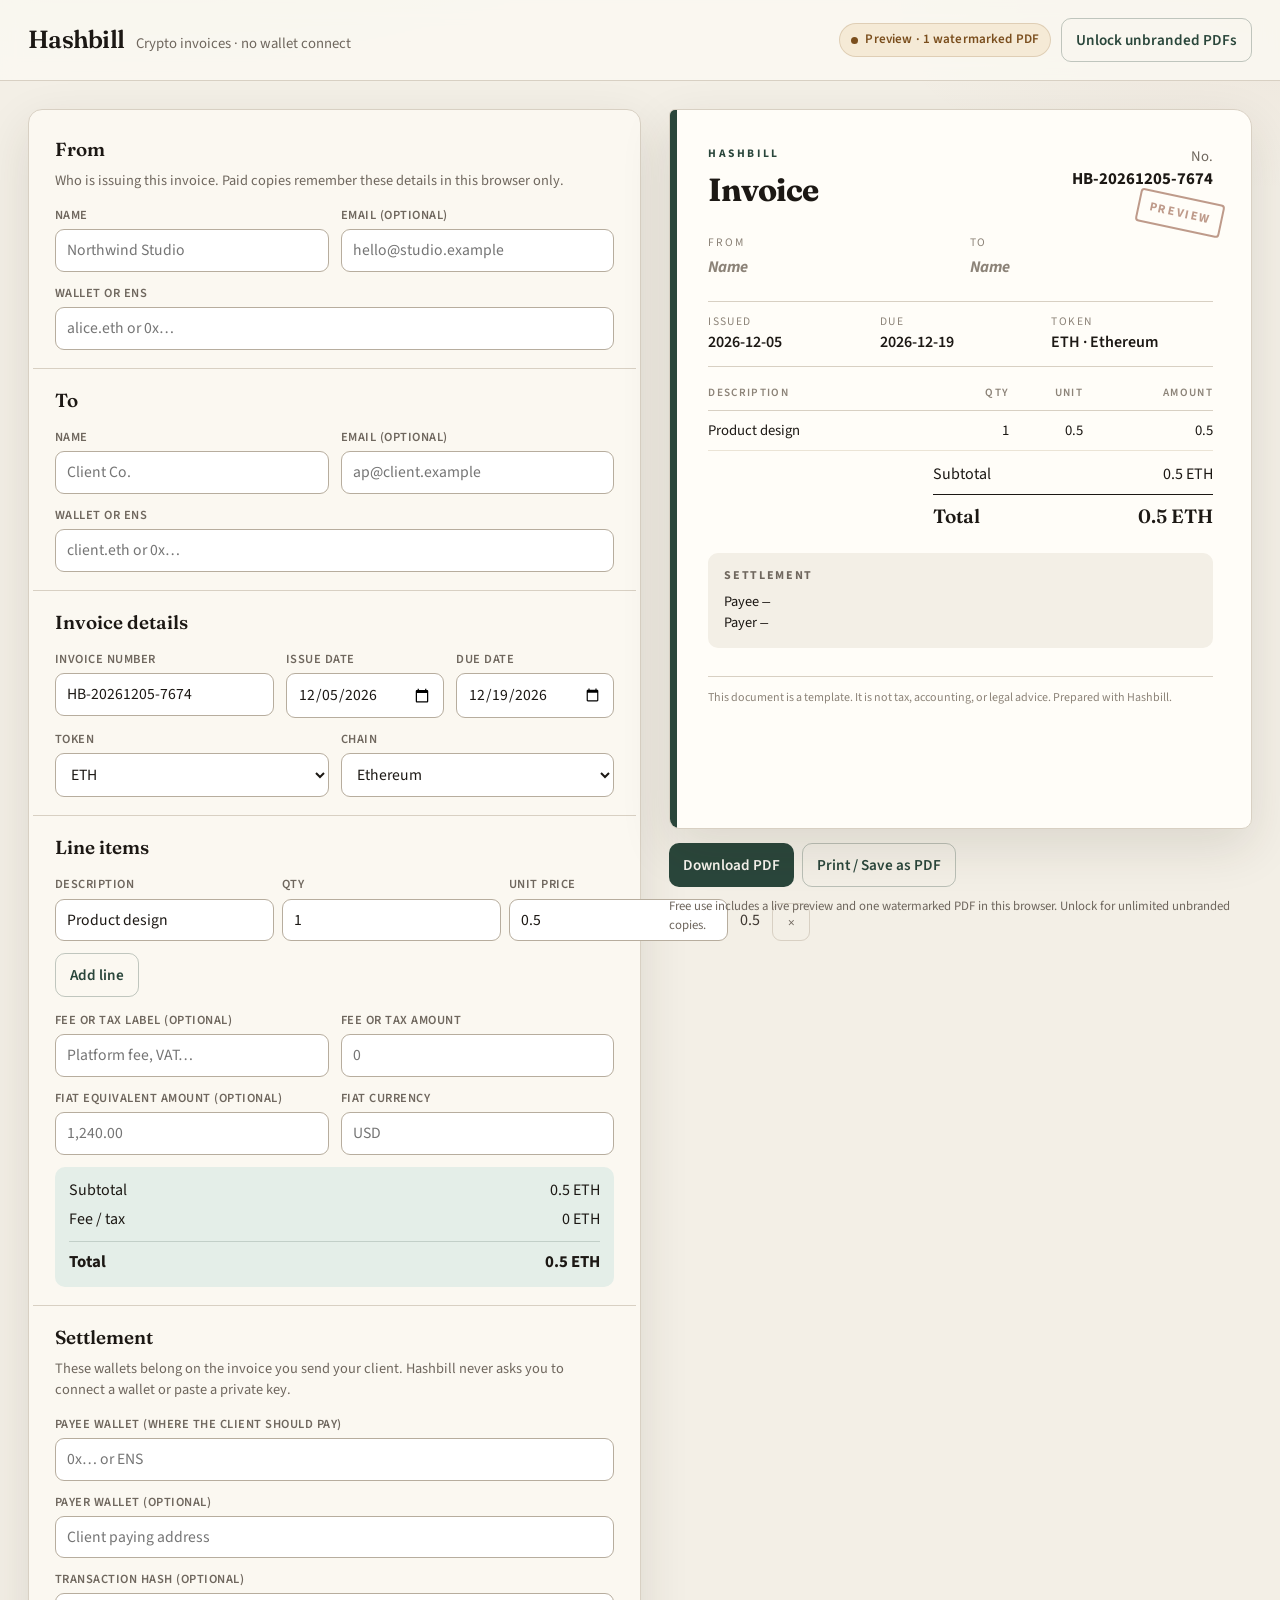
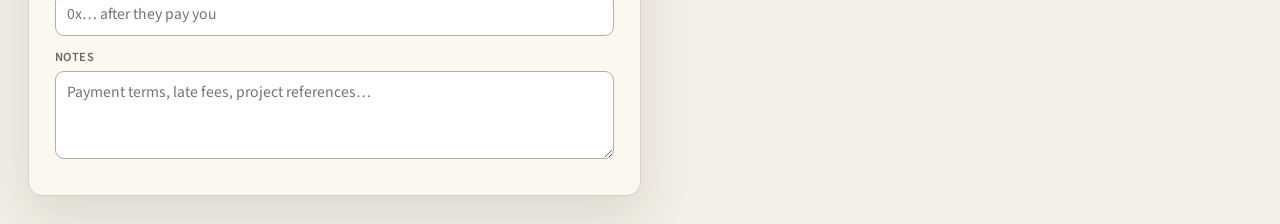
<file: index.html>
<!DOCTYPE html>
<html lang="en">
<head>
  <meta charset="utf-8">
  <meta name="viewport" content="width=device-width, initial-scale=1">
  <title>Hashbill — Crypto invoices, plainly</title>
  <meta name="description" content="Hashbill is a browser invoice generator for people paid in crypto. Draft, preview, download a PDF. No wallet connect, no keys, no account.">
  <meta property="og:title" content="Hashbill — Crypto invoices, plainly">
  <meta property="og:description" content="Draft crypto invoices in the browser. Download a PDF. No wallet connect, no keys, no account.">
  <meta property="og:type" content="website">
  <meta property="og:url" content="https://esoulstep.github.io/hashbill/">
  <meta property="og:image" content="https://esoulstep.github.io/hashbill/og.png">
  <meta property="og:image:width" content="1200">
  <meta property="og:image:height" content="630">
  <meta name="twitter:card" content="summary_large_image">
  <meta name="twitter:image" content="https://esoulstep.github.io/hashbill/og.png">
  <meta name="twitter:title" content="Hashbill — Crypto invoices, plainly">
  <meta name="twitter:description" content="Draft crypto invoices in the browser. Download a PDF. No wallet connect, no keys, no account.">
  <link rel="preconnect" href="https://fonts.googleapis.com">
  <link rel="preconnect" href="https://fonts.gstatic.com" crossorigin>
  <link href="https://fonts.googleapis.com/css2?family=Fraunces:opsz,wght@9..144,560;9..144,650&family=Source+Sans+3:ital,wght@0,400;0,600;1,400&display=swap" rel="stylesheet">
  <link rel="stylesheet" href="css/styles.css">
  <link rel="icon" href="data:image/svg+xml,%3Csvg xmlns='http://www.w3.org/2000/svg' viewBox='0 0 32 32'%3E%3Crect width='32' height='32' rx='6' fill='%232a463b'/%3E%3Ctext x='16' y='22' text-anchor='middle' font-size='16' fill='%23f7f4ee' font-family='Georgia'%3EH%3C/text%3E%3C/svg%3E">
</head>
<body>
  <a class="skip" href="#form">Skip to form</a>
  <header class="app-header">
    <a class="brand" href="./index.html">
      <span class="wordmark">Hashbill</span>
      <span class="tag">Crypto invoices · no wallet connect</span>
    </a>
    <div class="header-actions">
      <span id="tier-pill" class="pill"><span class="pill-dot"></span><span id="tier-label">Preview · 1 watermarked PDF</span></span>
      <button type="button" class="btn btn-ghost" id="btn-unlock-open">Unlock unbranded PDFs</button>
    </div>
  </header>

  <main class="layout">
    <section class="panel form-panel" id="form">
      <div class="section">
        <h2>From</h2>
        <p class="hint">Who is issuing this invoice. Paid copies remember these details in this browser only.</p>
        <div class="grid-2">
          <label>Name <input id="from-name" autocomplete="organization" placeholder="Northwind Studio"></label>
          <label>Email (optional) <input id="from-email" type="email" autocomplete="email" placeholder="hello@studio.example"></label>
        </div>
        <label style="margin-top:12px">Wallet or ENS <input id="from-wallet" spellcheck="false" placeholder="alice.eth or 0x…"></label>
      </div>

      <div class="section">
        <h2>To</h2>
        <div class="grid-2">
          <label>Name <input id="to-name" placeholder="Client Co."></label>
          <label>Email (optional) <input id="to-email" type="email" placeholder="ap@client.example"></label>
        </div>
        <label style="margin-top:12px">Wallet or ENS <input id="to-wallet" spellcheck="false" placeholder="client.eth or 0x…"></label>
      </div>

      <div class="section">
        <h2>Invoice details</h2>
        <div class="grid-3">
          <label>Invoice number <input id="inv-number" spellcheck="false"></label>
          <label>Issue date <input id="issue-date" type="date"></label>
          <label>Due date <input id="due-date" type="date"></label>
        </div>
        <div class="grid-2" style="margin-top:12px">
          <label>Token
            <select id="token">
              <option value="ETH">ETH</option>
              <option value="USDC">USDC</option>
              <option value="USDT">USDT</option>
              <option value="OTHER">Other</option>
            </select>
          </label>
          <label id="token-other-wrap" class="hidden">Other token <input id="token-other" placeholder="DAI, SOL…"></label>
          <label>Chain
            <select id="chain">
              <option>Ethereum</option>
              <option>Base</option>
              <option>Arbitrum</option>
              <option>Optimism</option>
              <option>Polygon</option>
              <option>Other</option>
            </select>
          </label>
        </div>
      </div>

      <div class="section">
        <h2>Line items</h2>
        <div id="line-items" class="line-items"></div>
        <div class="btn-row">
          <button type="button" class="btn btn-ghost" id="btn-add-line">Add line</button>
        </div>
        <div class="grid-2" style="margin-top:14px">
          <label>Fee or tax label (optional) <input id="fee-label" placeholder="Platform fee, VAT…"></label>
          <label>Fee or tax amount <input id="fee-amount" inputmode="decimal" placeholder="0"></label>
        </div>
        <div class="grid-2" style="margin-top:12px">
          <label>Fiat equivalent amount (optional) <input id="fiat-amount" inputmode="decimal" placeholder="1,240.00"></label>
          <label>Fiat currency <input id="fiat-ccy" maxlength="8" placeholder="USD"></label>
        </div>
        <div class="totals-box" id="totals-live"></div>
      </div>

      <div class="section">
        <h2>Settlement</h2>
        <p class="hint">These wallets belong on the invoice you send your client. Hashbill never asks you to connect a wallet or paste a private key.</p>
        <label>Payee wallet (where the client should pay) <input id="payee-wallet" spellcheck="false" placeholder="0x… or ENS"></label>
        <label style="margin-top:12px">Payer wallet (optional) <input id="payer-wallet" spellcheck="false" placeholder="Client paying address"></label>
        <label style="margin-top:12px">Transaction hash (optional) <input id="tx-hash" spellcheck="false" placeholder="0x… after they pay you"></label>
        <label style="margin-top:12px">Notes <textarea id="notes" placeholder="Payment terms, late fees, project references…"></textarea></label>
      </div>
    </section>

    <aside class="preview-col">
      <div class="preview-wrap">
        <article class="sheet" id="preview" aria-live="polite">
          <div id="preview-stamp" class="stamp">PREVIEW</div>
          <div id="preview-body"></div>
        </article>
        <div class="preview-actions">
          <button type="button" class="btn btn-primary" id="btn-pdf">Download PDF</button>
          <button type="button" class="btn btn-ghost" id="btn-print">Print / Save as PDF</button>
        </div>
        <p class="footnote" id="pdf-note">Free use includes a live preview and one watermarked PDF in this browser. Unlock for unlimited unbranded copies.</p>
      </div>
    </aside>
  </main>

  <dialog class="pay-dialog" id="pay-dialog" aria-labelledby="pay-title">
    <div class="pay-head">
      <div>
        <h2 id="pay-title">Unlock unbranded PDFs</h2>
        <p class="muted" style="margin:6px 0 0">A one-time Ethereum mainnet payment in this browser.</p>
      </div>
      <button type="button" class="icon-btn" id="btn-pay-close" aria-label="Close">×</button>
    </div>
    <div class="pay-body">
      <p class="pay-copy">
        Hashbill runs on this page. To drop the watermark and download unlimited PDFs here, send
        <strong>native ETH on Ethereum mainnet</strong> from any wallet you already use.
        This page never connects to your wallet, never asks for a signature, and never handles keys.
        The payment is for Hashbill, not for the invoice you are writing.
      </p>

      <div class="callout amount">
        <div class="label">Send exactly this amount</div>
        <div class="value" id="pay-amount">—</div>
        <div class="btn-row">
          <button type="button" class="btn btn-ghost" data-copy="pay-amount">Copy amount</button>
        </div>
      </div>

      <div class="callout">
        <div class="label">To this Ethereum address</div>
        <div class="value" id="pay-address">0x6c2094e511a6d6F5a44Ad3815fDAC7125D007a3D</div>
        <div class="btn-row">
          <button type="button" class="btn btn-ghost" data-copy="pay-address">Copy address</button>
        </div>
      </div>

      <div class="qr-row">
        <div id="qr" role="img" aria-label="QR code for the Ethereum payment"></div>
        <div>
          <p class="pay-copy" style="margin:0">
            Scan with your own wallet, then send the exact amount. A tiny extra (1–999,999 wei)
            is added to 0.004 ETH so we can match your transfer. After it confirms, this browser
            unlocks automatically. If watching fails, paste the transaction hash below.
          </p>
        </div>
      </div>

      <p class="status-line" id="pay-status">Waiting to watch the chain…</p>
      <div class="btn-row">
        <button type="button" class="btn btn-primary" id="btn-watch">Watch for my payment</button>
        <button type="button" class="btn btn-ghost" id="btn-check-now">Check now</button>
      </div>

      <div class="unlock-box">
        <h3 style="font-family:var(--serif);font-size:1.1rem;margin:0 0 8px">Already paid?</h3>
        <p class="hint">If a public RPC is blocked in this browser, confirm the transfer on a block explorer, then paste the transaction hash. The send amount is not an unlock code.</p>
        <label>Transaction hash
          <input id="unlock-tx" spellcheck="false" placeholder="0x…">
        </label>
        <div class="btn-row">
          <button type="button" class="btn btn-ghost" id="btn-check-tx">Verify hash</button>
        </div>
        <p class="footnote" id="unlock-code-hint"></p>
      </div>
    </div>
  </dialog>

  <div class="toast" id="toast" role="status"></div>

  <script src="js/qr.js"></script>
  <script src="js/pdf.js"></script>
  <script src="js/payment.js"></script>
  <script src="js/app.js"></script>
</body>
</html>
</file>
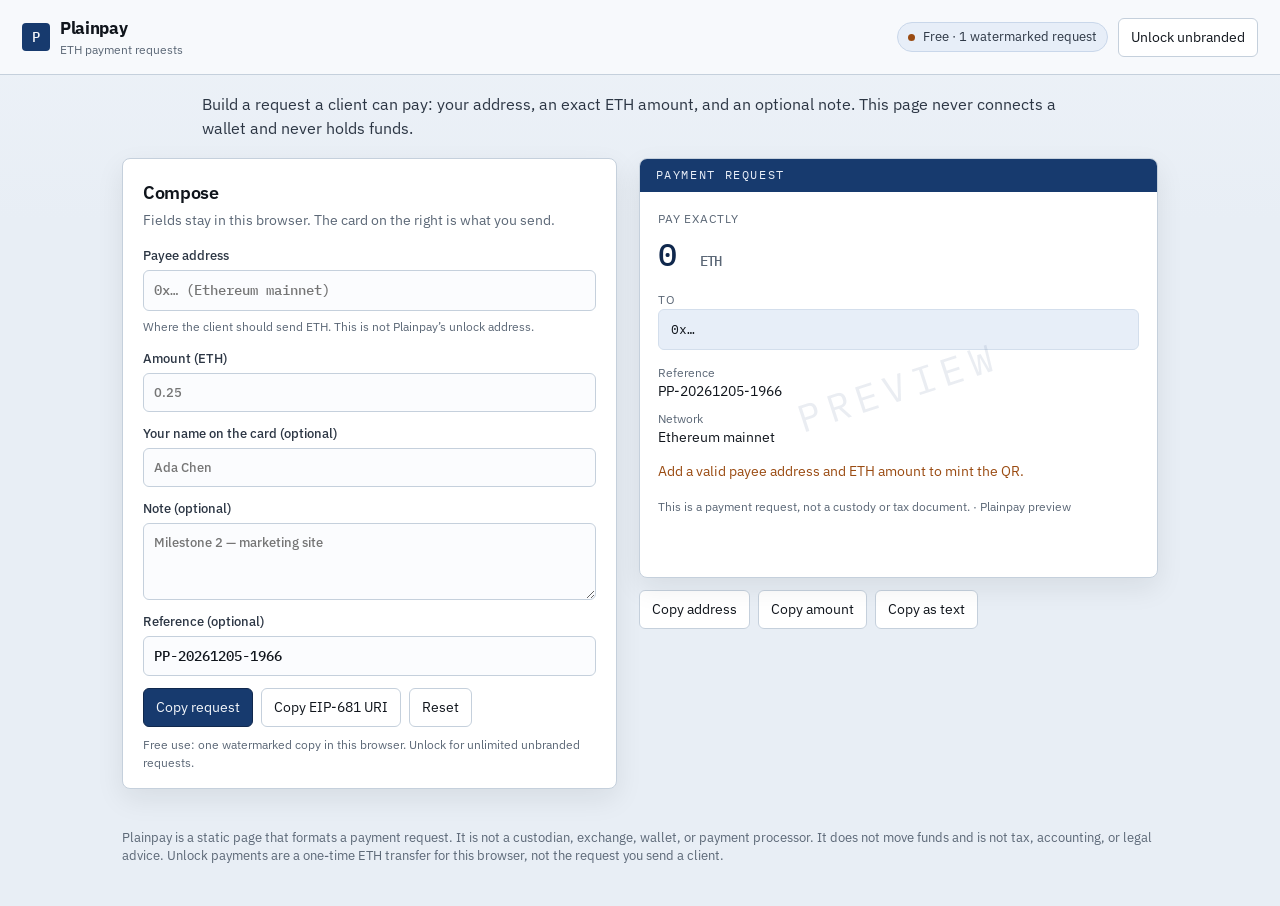
<file: plainpay/index.html>
<!DOCTYPE html>
<html lang="en">
<head>
  <meta charset="utf-8">
  <meta name="viewport" content="width=device-width, initial-scale=1">
  <title>Plainpay — Ethereum payment requests</title>
  <meta name="description" content="Generate a clean Ethereum payment request: address, exact ETH amount, optional note, and an EIP-681 QR. No wallet connection.">
  <link rel="preconnect" href="https://fonts.googleapis.com">
  <link rel="preconnect" href="https://fonts.gstatic.com" crossorigin>
  <link href="https://fonts.googleapis.com/css2?family=IBM+Plex+Mono:wght@400;500&family=IBM+Plex+Sans:ital,wght@0,400;0,500;0,600;1,400&display=swap" rel="stylesheet">
  <link rel="stylesheet" href="css/app.css">
  <link rel="icon" href="data:image/svg+xml,%3Csvg xmlns='http://www.w3.org/2000/svg' viewBox='0 0 32 32'%3E%3Crect width='32' height='32' rx='4' fill='%23173a6e'/%3E%3Cpath d='M8 22V10h4.2c2.8 0 4.5 1.5 4.5 3.8 0 1.5-.8 2.7-2.1 3.3L19 22h-3.2l-3.8-4.6H11V22H8zm3-7.2h1.3c1.3 0 2.1-.7 2.1-1.7s-.8-1.7-2.1-1.7H11v3.4z' fill='%23f4f7fb'/%3E%3C/svg%3E">
</head>
<body>
  <a class="skip" href="#compose">Skip to compose</a>

  <header class="top">
    <a class="mark" href="./index.html">
      <span class="logo" aria-hidden="true">P</span>
      <span>
        <strong>Plainpay</strong>
        <small>ETH payment requests</small>
      </span>
    </a>
    <div class="top-right">
      <span id="tier-pill" class="chip"><span class="chip-dot"></span><span id="tier-label">Free · 1 watermarked request</span></span>
      <button type="button" class="btn" id="btn-unlock-open">Unlock unbranded</button>
    </div>
  </header>

  <p class="lede">
    Build a request a client can pay: your address, an exact ETH amount, and an optional note.
    This page never connects a wallet and never holds funds.
  </p>

  <main class="stage">
    <section class="compose" id="compose">
      <h1>Compose</h1>
      <p class="help">Fields stay in this browser. The card on the right is what you send.</p>

      <label>
        Payee address
        <input id="payee" spellcheck="false" autocomplete="off" placeholder="0x… (Ethereum mainnet)">
      </label>
      <p class="field-note" id="payee-hint">Where the client should send ETH. This is not Plainpay’s unlock address.</p>

      <label>
        Amount (ETH)
        <input id="amount" inputmode="decimal" placeholder="0.25">
      </label>

      <label>
        Your name on the card (optional)
        <input id="from-name" autocomplete="name" placeholder="Ada Chen">
      </label>

      <label>
        Note (optional)
        <textarea id="note" rows="3" placeholder="Milestone 2 — marketing site"></textarea>
      </label>

      <label>
        Reference (optional)
        <input id="ref" spellcheck="false" placeholder="PP-1042">
      </label>

      <div class="actions">
        <button type="button" class="btn btn-solid" id="btn-copy-request">Copy request</button>
        <button type="button" class="btn" id="btn-copy-uri">Copy EIP-681 URI</button>
        <button type="button" class="btn" id="btn-new">Reset</button>
      </div>
      <p class="footnote" id="quota-note">Free use: one watermarked copy in this browser. Unlock for unlimited unbranded requests.</p>
    </section>

    <section class="preview-col" aria-live="polite">
      <div class="ticket" id="ticket">
        <div id="wm" class="wm" aria-hidden="true">PREVIEW</div>
        <div class="ticket-rail">Payment request</div>
        <div id="card-body"></div>
      </div>
      <div class="share-row">
        <button type="button" class="btn" data-copy="card-address">Copy address</button>
        <button type="button" class="btn" data-copy="card-amount">Copy amount</button>
        <button type="button" class="btn" id="btn-copy-text">Copy as text</button>
      </div>
    </section>
  </main>

  <footer class="legal">
    Plainpay is a static page that formats a payment request. It is not a custodian, exchange, wallet, or payment processor.
    It does not move funds and is not tax, accounting, or legal advice. Unlock payments are a one-time ETH transfer for this browser, not the request you send a client.
  </footer>

  <div class="sheet" id="unlock-sheet" hidden>
    <div class="sheet-card" role="dialog" aria-modal="true" aria-labelledby="unlock-title">
      <div class="sheet-head">
        <div>
          <h2 id="unlock-title">Unlock Plainpay in this browser</h2>
          <p class="help">One-time native ETH on Ethereum mainnet. No wallet connect.</p>
        </div>
        <button type="button" class="icon" id="btn-unlock-close" aria-label="Close">×</button>
      </div>

      <ol class="steps">
        <li>Send the exact amount below from any wallet you already use.</li>
        <li>This page watches public RPCs and Blockscout. It never asks for a signature or a key.</li>
        <li>If watching fails, paste the transaction hash below. The send amount is not an unlock code.</li>
      </ol>

      <div class="pay-grid">
        <div class="box">
          <div class="k">Send exactly</div>
          <div class="v" id="pay-amount">—</div>
          <button type="button" class="btn" data-copy="pay-amount">Copy amount</button>
        </div>
        <div class="box">
          <div class="k">To this address</div>
          <div class="v mono wrap" id="pay-address">0x6c2094e511a6d6F5a44Ad3815fDAC7125D007a3D</div>
          <button type="button" class="btn" data-copy="pay-address">Copy address</button>
        </div>
      </div>

      <div class="qr-block">
        <div id="unlock-qr" class="qr" role="img" aria-label="QR code for the Plainpay unlock payment"></div>
        <p>
          Scan with your own wallet. A tiny extra (1–999,999 wei) is added to 0.004 ETH so this browser can match your transfer.
          After confirmation, unlimited unbranded requests unlock here. The payment is for Plainpay, not for the client request you are writing.
        </p>
      </div>

      <p class="status" id="pay-status">Ready to watch public endpoints.</p>
      <div class="actions">
        <button type="button" class="btn btn-solid" id="btn-watch">Watch for my payment</button>
        <button type="button" class="btn" id="btn-check-now">Check now</button>
      </div>

      <div class="backup">
        <h3>Already paid?</h3>
        <p class="help">If a public RPC is blocked here, confirm the transfer on a block explorer, then paste the transaction hash. The send amount is not an unlock code.</p>
        <label>Transaction hash
          <input id="unlock-tx" spellcheck="false" placeholder="0x…">
        </label>
        <div class="actions">
          <button type="button" class="btn" id="btn-check-tx">Verify hash</button>
        </div>
        <p class="footnote" id="unlock-code-hint"></p>
      </div>
    </div>
  </div>

  <div class="toast" id="toast" role="status"></div>

  <script src="js/qr.js"></script>
  <script src="js/pay.js"></script>
  <script src="js/app.js"></script>
</body>
</html>
</file>
<file: css/styles.css>
/* Hashbill v1 — original editorial invoice studio */
:root {
  --paper: #f3efe6;
  --paper-2: #ebe4d6;
  --sheet: #fbf8f1;
  --ink: #1c1814;
  --ink-soft: #3f3832;
  --muted: #6f675e;
  --faint: #8c8378;
  --rule: #d8d0c3;
  --rule-strong: #b7ad9e;
  --pine: #2a463b;
  --pine-2: #1e342c;
  --pine-wash: #e4eee8;
  --clay: #8a4b32;
  --clay-wash: #f3e6df;
  --warn: #7a4e1d;
  --warn-wash: #f5ead6;
  --good: #215c42;
  --good-wash: #dceee4;
  --shadow: 0 18px 50px rgba(48, 38, 22, 0.12);
  --radius: 14px;
  --serif: "Fraunces", "Iowan Old Style", Palatino, "Palatino Linotype", Georgia, serif;
  --sans: "Source Sans 3", "Segoe UI", system-ui, sans-serif;
  --mono: "Source Code Pro", ui-monospace, "SFMono-Regular", Menlo, Consolas, monospace;
}

*, *::before, *::after { box-sizing: border-box; }

html, body {
  margin: 0;
  padding: 0;
  background: var(--paper);
  color: var(--ink);
  font-family: var(--sans);
  font-size: 16px;
  line-height: 1.45;
  min-height: 100%;
}

body {
  background-image:
    radial-gradient(1200px 500px at 10% -10%, rgba(42, 70, 59, 0.07), transparent 50%),
    radial-gradient(900px 420px at 100% 0%, rgba(138, 75, 50, 0.06), transparent 46%);
}

a { color: var(--pine); }

.skip {
  position: absolute;
  left: -999px;
  top: 0;
}
.skip:focus {
  left: 12px;
  top: 12px;
  z-index: 50;
  background: #fff;
  padding: 8px 12px;
  border-radius: 8px;
}

.app-header {
  display: flex;
  align-items: center;
  justify-content: space-between;
  gap: 16px;
  padding: 18px 28px;
  border-bottom: 1px solid var(--rule);
  background: rgba(251, 248, 241, 0.86);
  backdrop-filter: blur(10px);
  position: sticky;
  top: 0;
  z-index: 20;
}

.brand {
  display: flex;
  align-items: baseline;
  gap: 12px;
  text-decoration: none;
  color: inherit;
}

.wordmark {
  font-family: var(--serif);
  font-weight: 600;
  font-size: 1.55rem;
  letter-spacing: -0.03em;
}

.tag {
  color: var(--muted);
  font-size: 0.92rem;
}

.header-actions {
  display: flex;
  align-items: center;
  gap: 10px;
  flex-wrap: wrap;
  justify-content: flex-end;
}

.pill {
  display: inline-flex;
  align-items: center;
  gap: 7px;
  border-radius: 999px;
  padding: 6px 11px;
  font-size: 0.82rem;
  font-weight: 600;
  letter-spacing: 0.01em;
  background: var(--warn-wash);
  color: var(--warn);
  border: 1px solid rgba(122, 78, 29, 0.18);
}

.pill.unlocked {
  background: var(--good-wash);
  color: var(--good);
  border-color: rgba(33, 92, 66, 0.2);
}

.pill-dot {
  width: 7px;
  height: 7px;
  border-radius: 50%;
  background: currentColor;
}

.layout {
  display: grid;
  grid-template-columns: minmax(320px, 1fr) minmax(340px, 0.95fr);
  gap: 28px;
  padding: 28px;
  max-width: 1280px;
  margin: 0 auto;
}

.panel {
  background: var(--sheet);
  border: 1px solid var(--rule);
  border-radius: var(--radius);
  box-shadow: var(--shadow);
}

.form-panel { padding: 8px 4px 18px; }

.section {
  padding: 18px 22px;
  border-bottom: 1px solid var(--rule);
}
.section:last-child { border-bottom: 0; }

.section h2 {
  margin: 0 0 14px;
  font-family: var(--serif);
  font-size: 1.18rem;
  font-weight: 600;
}

.hint {
  margin: -6px 0 14px;
  color: var(--muted);
  font-size: 0.9rem;
}

.grid-2, .grid-3, .grid-4 {
  display: grid;
  gap: 12px;
}
.grid-2 { grid-template-columns: 1fr 1fr; }
.grid-3 { grid-template-columns: 1fr 1fr 1fr; }
.grid-4 { grid-template-columns: 1.4fr 0.6fr 0.8fr 0.9fr auto; }

label {
  display: flex;
  flex-direction: column;
  gap: 5px;
  font-size: 0.78rem;
  font-weight: 600;
  letter-spacing: 0.04em;
  text-transform: uppercase;
  color: var(--muted);
}

input, select, textarea {
  font: inherit;
  color: var(--ink);
  background: #fff;
  border: 1px solid var(--rule-strong);
  border-radius: 9px;
  padding: 9px 11px;
  outline: none;
  text-transform: none;
  letter-spacing: 0;
  font-weight: 400;
  font-size: 0.98rem;
}

textarea { min-height: 88px; resize: vertical; }

input:focus, select:focus, textarea:focus {
  border-color: var(--pine);
  box-shadow: 0 0 0 3px rgba(42, 70, 59, 0.16);
}

.line-items { display: flex; flex-direction: column; gap: 8px; }

.line-row {
  display: grid;
  grid-template-columns: 1.5fr 0.55fr 0.75fr 0.85fr auto;
  gap: 8px;
  align-items: end;
}

.line-row .amount-read {
  padding: 9px 4px;
  color: var(--ink-soft);
  font-variant-numeric: tabular-nums;
}

.icon-btn, .text-btn, .btn {
  font-family: var(--sans);
  cursor: pointer;
}

.icon-btn {
  height: 38px;
  width: 38px;
  border-radius: 9px;
  border: 1px solid var(--rule);
  background: transparent;
  color: var(--muted);
}

.icon-btn:hover { background: var(--paper-2); color: var(--ink); }

.btn {
  display: inline-flex;
  align-items: center;
  justify-content: center;
  gap: 8px;
  border: 0;
  border-radius: 10px;
  padding: 10px 14px;
  font-weight: 600;
  font-size: 0.95rem;
}

.btn-primary {
  background: var(--pine);
  color: #f7f4ee;
}
.btn-primary:hover { background: var(--pine-2); }

.btn-ghost {
  background: transparent;
  color: var(--pine);
  border: 1px solid rgba(42, 70, 59, 0.28);
}
.btn-ghost:hover { background: var(--pine-wash); }

.btn-row {
  display: flex;
  flex-wrap: wrap;
  gap: 8px;
  margin-top: 12px;
}

.totals-box {
  margin-top: 12px;
  padding: 12px 14px;
  background: var(--pine-wash);
  border-radius: 10px;
  display: grid;
  gap: 6px;
}
.totals-box div {
  display: flex;
  justify-content: space-between;
  gap: 16px;
  font-variant-numeric: tabular-nums;
}
.totals-box .grand {
  font-weight: 700;
  font-size: 1.05rem;
  border-top: 1px solid rgba(42, 70, 59, 0.18);
  padding-top: 8px;
  margin-top: 4px;
}

.preview-col { position: relative; }

.preview-wrap {
  position: sticky;
  top: 92px;
}

.sheet {
  background: #fffdf8;
  border: 1px solid var(--rule);
  border-radius: 6px 18px 10px 10px;
  min-height: 720px;
  padding: 36px 38px 28px;
  box-shadow: var(--shadow);
  position: relative;
  overflow: hidden;
}

.sheet::before {
  content: "";
  position: absolute;
  left: 0; top: 0; bottom: 0;
  width: 7px;
  background: var(--pine);
}

.stamp {
  position: absolute;
  right: 28px;
  top: 86px;
  transform: rotate(12deg);
  border: 2px solid var(--clay);
  color: var(--clay);
  font-weight: 700;
  letter-spacing: 0.14em;
  padding: 6px 10px;
  border-radius: 4px;
  opacity: 0.55;
  pointer-events: none;
  font-size: 0.78rem;
}
.stamp.hidden { display: none; }

.inv-top {
  display: flex;
  justify-content: space-between;
  align-items: flex-start;
  gap: 16px;
  margin-bottom: 22px;
}

.inv-kicker {
  font-size: 0.72rem;
  letter-spacing: 0.22em;
  text-transform: uppercase;
  color: var(--pine);
  font-weight: 700;
}

.inv-title {
  font-family: var(--serif);
  font-size: 2rem;
  margin: 4px 0 0;
  letter-spacing: -0.03em;
}

.inv-num {
  text-align: right;
  color: var(--muted);
  font-size: 0.92rem;
}
.inv-num strong {
  display: block;
  color: var(--ink);
  font-size: 1.05rem;
  font-variant-numeric: tabular-nums;
}

.parties {
  display: grid;
  grid-template-columns: 1fr 1fr;
  gap: 18px;
  margin: 8px 0 22px;
}

.party-label {
  font-size: 0.72rem;
  letter-spacing: 0.16em;
  text-transform: uppercase;
  color: var(--faint);
  margin-bottom: 4px;
}

.party-name { font-weight: 700; font-size: 1.02rem; }
.party-meta { color: var(--muted); font-size: 0.9rem; word-break: break-word; }

.meta-row {
  display: grid;
  grid-template-columns: repeat(3, 1fr);
  gap: 10px;
  padding: 12px 0;
  border-top: 1px solid var(--rule);
  border-bottom: 1px solid var(--rule);
  margin-bottom: 18px;
}

.meta-row span { display: block; color: var(--faint); font-size: 0.72rem; letter-spacing: 0.12em; text-transform: uppercase; }
.meta-row strong { font-weight: 600; }

.inv-table { width: 100%; border-collapse: collapse; font-size: 0.92rem; }
.inv-table th {
  text-align: left;
  font-size: 0.7rem;
  letter-spacing: 0.12em;
  text-transform: uppercase;
  color: var(--faint);
  font-weight: 600;
  padding: 0 0 8px;
  border-bottom: 1px solid var(--rule);
}
.inv-table th:nth-child(2),
.inv-table th:nth-child(3),
.inv-table th:nth-child(4),
.inv-table td:nth-child(2),
.inv-table td:nth-child(3),
.inv-table td:nth-child(4) { text-align: right; }
.inv-table td {
  padding: 9px 0;
  border-bottom: 1px solid var(--paper-2);
  vertical-align: top;
}

.inv-totals {
  margin-left: auto;
  width: min(280px, 100%);
  margin-top: 12px;
}
.inv-totals p {
  display: flex;
  justify-content: space-between;
  margin: 6px 0;
  font-variant-numeric: tabular-nums;
}
.inv-totals .grand {
  font-family: var(--serif);
  font-size: 1.2rem;
  font-weight: 600;
  border-top: 1px solid var(--ink);
  padding-top: 8px;
  margin-top: 8px;
}

.paybox {
  margin-top: 22px;
  padding: 14px 16px;
  background: var(--paper);
  border-radius: 10px;
  font-size: 0.9rem;
}
.paybox h3 {
  margin: 0 0 8px;
  font-size: 0.75rem;
  letter-spacing: 0.14em;
  text-transform: uppercase;
  color: var(--muted);
  font-weight: 700;
}
.paybox code, .mono {
  font-family: var(--mono);
  font-size: 0.82rem;
  word-break: break-all;
}

.notes { margin-top: 16px; color: var(--ink-soft); white-space: pre-wrap; }

.disclaimer {
  margin-top: 28px;
  padding-top: 12px;
  border-top: 1px solid var(--rule);
  color: var(--faint);
  font-size: 0.75rem;
}

.preview-actions {
  display: flex;
  gap: 8px;
  margin-top: 14px;
  flex-wrap: wrap;
}

.muted { color: var(--muted); }
.hidden { display: none !important; }
.empty { color: var(--faint); font-style: italic; }

dialog.pay-dialog {
  width: min(560px, 94vw);
  border: 1px solid var(--rule);
  border-radius: 16px;
  padding: 0;
  background: var(--sheet);
  box-shadow: var(--shadow);
  color: inherit;
}
dialog.pay-dialog::backdrop {
  background: rgba(28, 24, 20, 0.38);
}

.pay-head {
  padding: 18px 22px 10px;
  display: flex;
  justify-content: space-between;
  align-items: flex-start;
  gap: 12px;
}
.pay-head h2 {
  margin: 0;
  font-family: var(--serif);
  font-size: 1.45rem;
}
.pay-body { padding: 0 22px 22px; }

.pay-copy {
  color: var(--ink-soft);
  margin: 0 0 16px;
}

.callout {
  background: var(--pine-wash);
  border-radius: 12px;
  padding: 14px 14px 12px;
  margin-bottom: 14px;
}
.callout .label {
  font-size: 0.72rem;
  letter-spacing: 0.14em;
  text-transform: uppercase;
  color: var(--muted);
  font-weight: 700;
}
.callout .value {
  font-family: var(--mono);
  font-size: 1.05rem;
  margin-top: 4px;
  word-break: break-all;
}
.callout.amount .value {
  font-family: var(--serif);
  font-size: 1.7rem;
  letter-spacing: -0.03em;
}

.qr-row {
  display: grid;
  grid-template-columns: 168px 1fr;
  gap: 16px;
  align-items: center;
  margin: 8px 0 16px;
}
#qr {
  width: 168px;
  height: 168px;
  background: #fff;
  border: 1px solid var(--rule);
  border-radius: 12px;
  padding: 8px;
}
#qr img, #qr canvas, #qr table { width: 100% !important; height: 100% !important; }

.status-line {
  min-height: 1.4em;
  font-size: 0.92rem;
  margin: 8px 0 12px;
}

.unlock-box {
  margin-top: 8px;
  padding-top: 12px;
  border-top: 1px dashed var(--rule);
}

.toast {
  position: fixed;
  bottom: 18px;
  left: 50%;
  transform: translateX(-50%);
  background: var(--ink);
  color: #f7f4ee;
  padding: 10px 14px;
  border-radius: 999px;
  font-size: 0.9rem;
  opacity: 0;
  pointer-events: none;
  transition: opacity 0.2s ease;
  z-index: 60;
}
.toast.show { opacity: 1; }

.footnote {
  font-size: 0.8rem;
  color: var(--muted);
  margin-top: 10px;
}

@media (max-width: 980px) {
  .layout { grid-template-columns: 1fr; padding: 16px; }
  .preview-wrap { position: static; }
  .app-header { padding: 14px 16px; }
  .tag { display: none; }
  .grid-2, .grid-3 { grid-template-columns: 1fr; }
  .line-row, .grid-4 { grid-template-columns: 1fr 1fr; }
  .line-row .desc { grid-column: 1 / -1; }
  .parties, .meta-row, .qr-row { grid-template-columns: 1fr; }
  .inv-top { flex-direction: column; }
  .inv-num { text-align: left; }
  .sheet { padding: 24px 18px; }
}

@media print {
  body { background: #fff; }
  .app-header, .form-panel, .preview-actions, dialog, .toast { display: none !important; }
  .layout { display: block; padding: 0; max-width: none; }
  .preview-wrap { position: static; }
  .sheet {
    box-shadow: none;
    border: 0;
    min-height: 0;
  }
}
</file>
<file: plainpay/css/app.css>
/* Plainpay — cool utility layout, not an invoice studio */
:root {
  --bg: #e8eef5;
  --bg-2: #dfe7f1;
  --ink: #10151c;
  --soft: #2c3644;
  --mute: #5b6776;
  --line: #c5d0dc;
  --card: #ffffff;
  --navy: #173a6e;
  --navy-2: #10284d;
  --navy-wash: #e7eef8;
  --teal: #0f6b63;
  --teal-wash: #e4f4f2;
  --amber: #9a4b12;
  --amber-wash: #f8eadb;
  --ok: #1b6b45;
  --ok-wash: #def3e8;
  --shadow: 0 10px 28px rgba(16, 21, 28, 0.08);
  --sans: "IBM Plex Sans", "Segoe UI", system-ui, sans-serif;
  --mono: "IBM Plex Mono", ui-monospace, SFMono-Regular, Menlo, Consolas, monospace;
}

*, *::before, *::after { box-sizing: border-box; }

html, body {
  margin: 0;
  padding: 0;
  background: var(--bg);
  color: var(--ink);
  font-family: var(--sans);
  font-size: 16px;
  line-height: 1.45;
  min-height: 100%;
}

body {
  background-image:
    linear-gradient(180deg, #edf2f8 0%, var(--bg) 220px);
}

a { color: var(--navy); }

.skip {
  position: absolute;
  left: -999px;
  top: 0;
}
.skip:focus {
  left: 12px;
  top: 12px;
  z-index: 80;
  background: #fff;
  padding: 8px 12px;
}

.top {
  display: flex;
  align-items: center;
  justify-content: space-between;
  gap: 16px;
  padding: 16px 22px;
  border-bottom: 1px solid var(--line);
  background: #f7f9fc;
}

.mark {
  display: flex;
  align-items: center;
  gap: 10px;
  text-decoration: none;
  color: inherit;
}
.logo {
  width: 28px;
  height: 28px;
  border-radius: 4px;
  background: var(--navy);
  color: #f4f7fb;
  display: grid;
  place-items: center;
  font-family: var(--mono);
  font-weight: 500;
  font-size: 14px;
}
.mark strong {
  display: block;
  font-size: 1.05rem;
  letter-spacing: -0.02em;
}
.mark small {
  display: block;
  color: var(--mute);
  font-size: 0.78rem;
}

.top-right {
  display: flex;
  align-items: center;
  gap: 10px;
  flex-wrap: wrap;
  justify-content: flex-end;
}

.chip {
  display: inline-flex;
  align-items: center;
  gap: 8px;
  font-size: 0.8rem;
  color: var(--soft);
  background: var(--navy-wash);
  border: 1px solid #c9d7ea;
  border-radius: 999px;
  padding: 5px 10px;
}
.chip-dot {
  width: 7px;
  height: 7px;
  border-radius: 50%;
  background: var(--amber);
}
.chip.ok { background: var(--ok-wash); border-color: #b7e0c8; }
.chip.ok .chip-dot { background: var(--ok); }

.lede {
  max-width: 920px;
  margin: 18px auto 0;
  padding: 0 22px;
  color: var(--soft);
}

.stage {
  max-width: 1080px;
  margin: 18px auto 40px;
  padding: 0 22px;
  display: grid;
  grid-template-columns: minmax(280px, 1fr) minmax(300px, 1.05fr);
  gap: 22px;
  align-items: start;
}

.compose {
  background: var(--card);
  border: 1px solid var(--line);
  border-radius: 8px;
  padding: 20px 20px 16px;
  box-shadow: var(--shadow);
}
.compose h1 {
  margin: 0 0 4px;
  font-size: 1.15rem;
  font-weight: 600;
  letter-spacing: -0.02em;
}
.help {
  margin: 0 0 16px;
  color: var(--mute);
  font-size: 0.9rem;
}

label {
  display: block;
  margin-bottom: 12px;
  font-size: 0.82rem;
  font-weight: 500;
  color: var(--soft);
}
input, textarea {
  display: block;
  width: 100%;
  margin-top: 5px;
  padding: 9px 10px;
  border: 1px solid var(--line);
  border-radius: 6px;
  background: #fbfcfe;
  color: var(--ink);
  font: inherit;
}
input:focus, textarea:focus {
  outline: 2px solid #9bb4d6;
  outline-offset: 1px;
  border-color: var(--navy);
}
textarea { resize: vertical; min-height: 72px; }
#payee, #unlock-code, #unlock-tx, #ref {
  font-family: var(--mono);
  font-size: 0.88rem;
}
.field-note, .footnote {
  margin: -6px 0 14px;
  font-size: 0.78rem;
  color: var(--mute);
}
.footnote { margin: 8px 0 0; }

.actions {
  display: flex;
  flex-wrap: wrap;
  gap: 8px;
  margin-top: 6px;
}
.btn {
  appearance: none;
  border: 1px solid var(--line);
  background: #fff;
  color: var(--ink);
  font: inherit;
  font-size: 0.9rem;
  padding: 8px 12px;
  border-radius: 6px;
  cursor: pointer;
}
.btn:hover { background: var(--navy-wash); border-color: #adc0d8; }
.btn-solid {
  background: var(--navy);
  color: #f4f7fb;
  border-color: var(--navy-2);
}
.btn-solid:hover { background: var(--navy-2); }
.icon {
  appearance: none;
  border: 0;
  background: transparent;
  font-size: 1.4rem;
  line-height: 1;
  cursor: pointer;
  color: var(--mute);
  padding: 0 4px;
}

.preview-col { position: sticky; top: 16px; }

.ticket {
  position: relative;
  background: var(--card);
  border: 1px solid var(--line);
  border-radius: 8px;
  overflow: hidden;
  box-shadow: var(--shadow);
  min-height: 420px;
}
.ticket-rail {
  background: var(--navy);
  color: #e8eef8;
  font-family: var(--mono);
  font-size: 0.72rem;
  letter-spacing: 0.14em;
  text-transform: uppercase;
  padding: 8px 16px;
}
.wm {
  position: absolute;
  inset: 40px 0 0;
  display: grid;
  place-items: center;
  pointer-events: none;
  font-family: var(--mono);
  font-size: 2.4rem;
  letter-spacing: 0.18em;
  color: rgba(23, 58, 110, 0.09);
  transform: rotate(-18deg);
  z-index: 2;
}
.wm.hide { display: none; }

.card-inner { padding: 18px 18px 20px; }
.kicker {
  font-size: 0.75rem;
  color: var(--mute);
  text-transform: uppercase;
  letter-spacing: 0.08em;
}
.pay-amt {
  font-family: var(--mono);
  font-size: 2rem;
  font-weight: 500;
  letter-spacing: -0.03em;
  margin: 4px 0 14px;
  color: var(--navy-2);
}
.pay-amt small {
  font-size: 0.9rem;
  color: var(--mute);
  margin-left: 6px;
}
.addr {
  font-family: var(--mono);
  font-size: 0.82rem;
  word-break: break-all;
  background: var(--navy-wash);
  border: 1px solid #d3deec;
  border-radius: 6px;
  padding: 10px 12px;
}
.meta {
  display: grid;
  gap: 8px;
  margin: 14px 0;
  font-size: 0.9rem;
}
.meta span { color: var(--mute); display: block; font-size: 0.75rem; }
.note-block {
  border-top: 1px dashed var(--line);
  padding-top: 12px;
  margin-top: 8px;
  white-space: pre-wrap;
}
.card-qr {
  width: 168px;
  height: 168px;
  margin: 16px 0 8px;
  background: #fff;
  border: 1px solid var(--line);
  padding: 8px;
}
.card-qr svg, .card-qr img { width: 100%; height: 100%; display: block; }
.card-foot {
  margin-top: 16px;
  font-size: 0.75rem;
  color: var(--mute);
}
.warn {
  color: var(--amber);
  font-size: 0.85rem;
  margin: 8px 0 0;
}

.share-row {
  display: flex;
  flex-wrap: wrap;
  gap: 8px;
  margin-top: 12px;
}

.legal {
  max-width: 1080px;
  margin: 0 auto 40px;
  padding: 0 22px;
  font-size: 0.8rem;
  color: var(--mute);
}

.sheet {
  position: fixed;
  inset: 0;
  background: rgba(16, 21, 28, 0.42);
  z-index: 40;
  display: grid;
  place-items: start center;
  overflow: auto;
  padding: 24px 12px 40px;
}
.sheet[hidden] { display: none; }
.sheet-card {
  width: min(640px, 100%);
  background: #fff;
  border-radius: 10px;
  border: 1px solid var(--line);
  box-shadow: var(--shadow);
  padding: 20px;
  margin-top: 24px;
}
.sheet-head {
  display: flex;
  justify-content: space-between;
  gap: 12px;
  align-items: flex-start;
}
.sheet-head h2 {
  margin: 0;
  font-size: 1.2rem;
}
.steps {
  margin: 12px 0 16px;
  padding-left: 18px;
  color: var(--soft);
  font-size: 0.92rem;
}
.pay-grid {
  display: grid;
  grid-template-columns: 1fr 1fr;
  gap: 10px;
}
.box {
  border: 1px solid var(--line);
  border-radius: 8px;
  padding: 12px;
  background: #f7f9fc;
}
.box .k {
  font-size: 0.75rem;
  color: var(--mute);
  text-transform: uppercase;
  letter-spacing: 0.06em;
}
.box .v {
  font-family: var(--mono);
  font-size: 0.95rem;
  margin: 6px 0 10px;
  word-break: break-all;
}
.qr-block {
  display: grid;
  grid-template-columns: 148px 1fr;
  gap: 14px;
  align-items: center;
  margin: 16px 0;
}
.qr {
  width: 148px;
  height: 148px;
  border: 1px solid var(--line);
  padding: 6px;
  background: #fff;
}
.qr svg, .qr img { width: 100%; height: 100%; display: block; }
.status {
  font-size: 0.9rem;
  background: var(--amber-wash);
  border: 1px solid #edd8bc;
  border-radius: 6px;
  padding: 8px 10px;
}
.status.ok {
  background: var(--ok-wash);
  border-color: #b7e0c8;
}
.backup {
  margin-top: 18px;
  padding-top: 14px;
  border-top: 1px solid var(--line);
}
.backup h3 {
  margin: 0 0 6px;
  font-size: 1rem;
}

.toast {
  position: fixed;
  bottom: 18px;
  left: 50%;
  transform: translateX(-50%) translateY(20px);
  background: var(--ink);
  color: #f4f7fb;
  padding: 8px 14px;
  border-radius: 6px;
  font-size: 0.88rem;
  opacity: 0;
  pointer-events: none;
  transition: opacity 0.2s, transform 0.2s;
  z-index: 60;
}
.toast.show {
  opacity: 1;
  transform: translateX(-50%) translateY(0);
}

.mono { font-family: var(--mono); }
.wrap { overflow-wrap: anywhere; }

@media (max-width: 820px) {
  .stage { grid-template-columns: 1fr; }
  .preview-col { position: static; }
  .pay-grid, .qr-block { grid-template-columns: 1fr; }
  .top { flex-direction: column; align-items: flex-start; }
}

@media print {
  .top, .lede, .compose, .share-row, .legal, .sheet, .toast { display: none !important; }
  .stage { display: block; margin: 0; padding: 0; }
  .ticket { box-shadow: none; }
}
</file>
